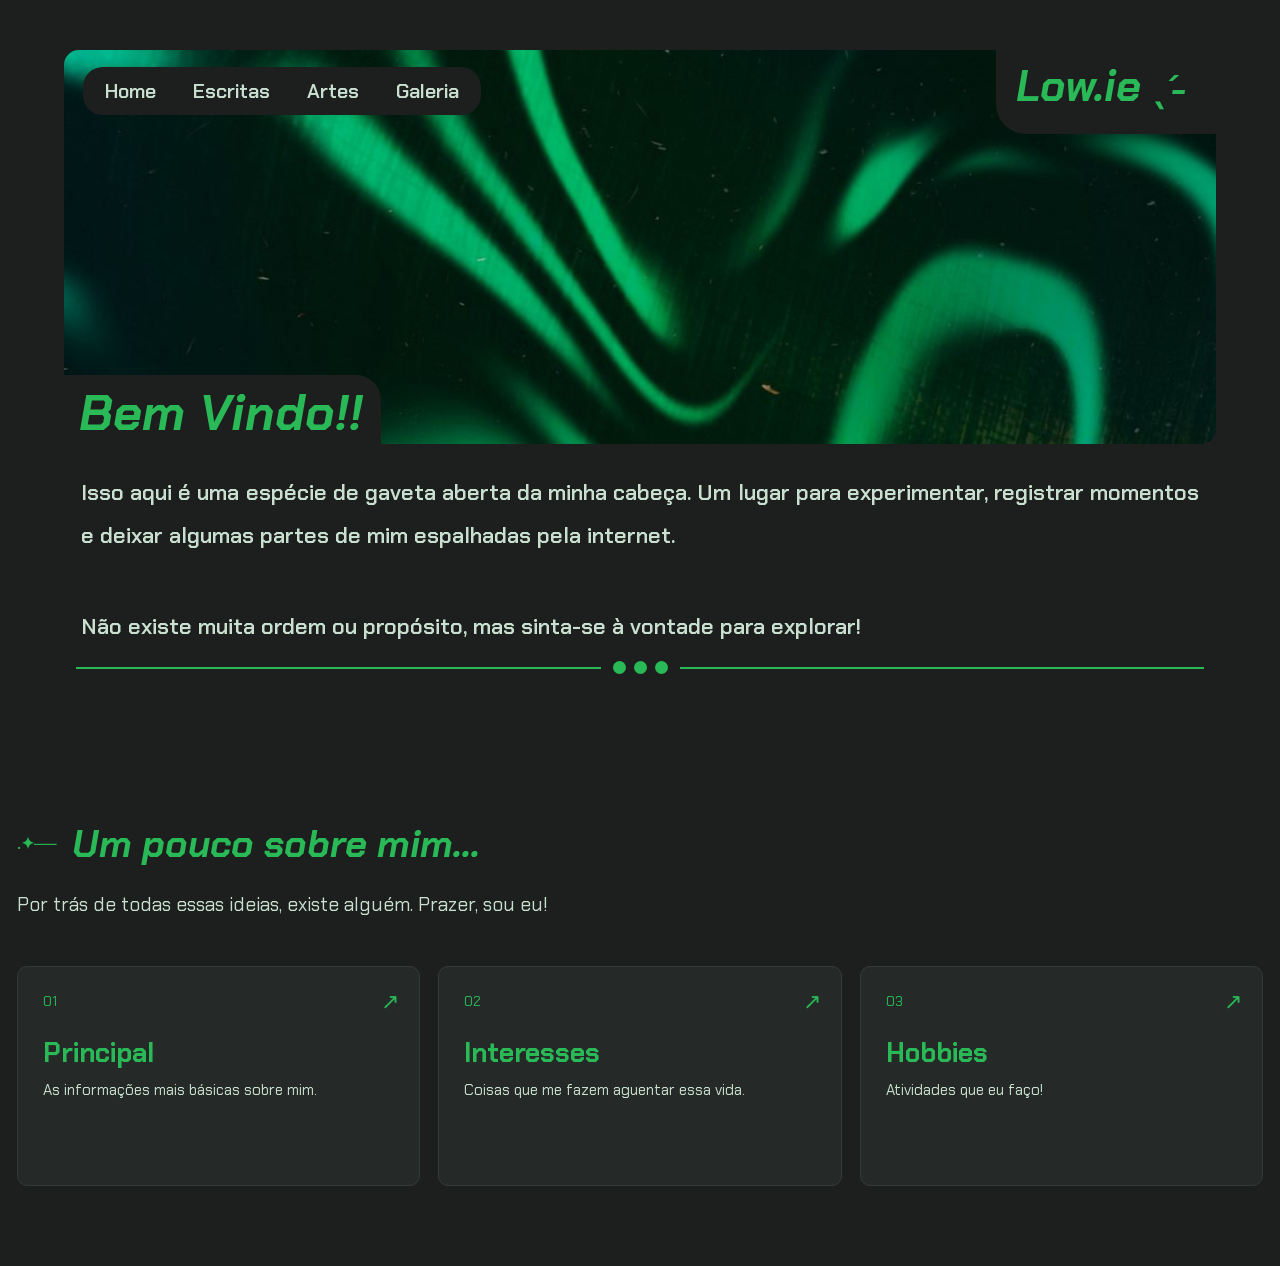
<file: index.html>
<!DOCTYPE html>
<html lang="pt-br">

<head>
    <meta charset="UTF-8">
    <meta name="viewport" content="width=device-width, initial-scale=1.0">

    <title>Low.ie - Meu Cantinho</title>

    <!-- Fonte -->
    <link rel="preconnect" href="https://fonts.googleapis.com">
    <link rel="preconnect" href="https://fonts.gstatic.com" crossorigin>
    <link href="https://fonts.googleapis.com/css2?family=Chakra+Petch:wght@400;500;600;700&display=swap" rel="stylesheet">

    <!-- CSS -->
    <link rel="stylesheet" href="css/main.css">
</head>

<body>

    <main class="container">

        <!-- Cabeçalho e Banner -->
        <header class="cabecalho">

            <div class="banner">

                <!-- Navegação -->
                <nav class="navegacao">
                    <a href="index.html" aria-current="page">Home</a>
                    <a href="public/escritas.html">Escritas</a>
                    <a href="public/artes.html">Artes</a>
                    <a href="public/galeria.html">Galeria</a>
                </nav>

                <!-- Identidade -->
                <div class="logo">
                    <span>Low.ie</span>
                    <span class="detalhe-logo">ˎˊ-</span>
                </div>

                <!-- Título -->
                <h1 class="titulo-banner">Bem Vindo!!</h1>

            </div>

        </header>

        <!-- Apresentação -->
        <section class="apresentacao">

            <p>
                Isso aqui é uma espécie de gaveta aberta da minha cabeça.
                Um lugar para experimentar, registrar momentos e deixar
                algumas partes de mim espalhadas pela internet.
            </p>

            <p class="convite">
                Não existe muita ordem ou propósito, mas sinta-se à
                vontade para explorar!
            </p>

        </section>

        <!-- Divisor decorativo -->
        <div class="divisor">

            <div class="linha"></div>

            <div class="pontos">
                <span></span>
                <span></span>
                <span></span>
            </div>

        </div>

    </main>

    <!-- Nova seção -->
    <section class="secao-conteudo revelar">

        <div class="secao-titulo">
            <span class="numero">.✦── </span>
            <h2>Um pouco sobre mim...</h2>
        </div>

        <p class="descricao-secao">
            Por trás de todas essas ideias, existe alguém. Prazer, sou eu!
        </p>

        <div class="conteudo-categorias">

            <button type="button" class="categoria" data-modal="modais/principal.html">
                <span>01</span>
                <h3>Principal</h3>
                <p>As informações mais básicas sobre mim.</p>
                <span class="seta">↗</span>
            </button>

            <button type="button" class="categoria" data-modal="modais/interesses.html">
                <span>02</span>
                <h3>Interesses</h3>
                <p>Coisas que me fazem aguentar essa vida. </p>
                <span class="seta">↗</span>
            </button>

            <button type="button" class="categoria" data-modal="modais/hobbies.html">
                <span>03</span>
                <h3>Hobbies</h3>
                <p>Atividades que eu faço!</p>
                <span class="seta">↗</span>
            </button>

        </div>

    </section>

    <dialog class="janela-categoria" id="janela-categoria" aria-labelledby="titulo-janela">
        <div class="janela-cabecalho">
            <h2 id="titulo-janela">Categoria</h2>
            <button type="button" class="fechar-janela" aria-label="Fechar janela">×</button>
        </div>
        <iframe class="janela-corpo" id="corpo-janela" title="Conteúdo da categoria" src="about:blank"></iframe>
    </dialog>

    <script type="module" src="js/main.js"></script>

</body>

</html>
</file>
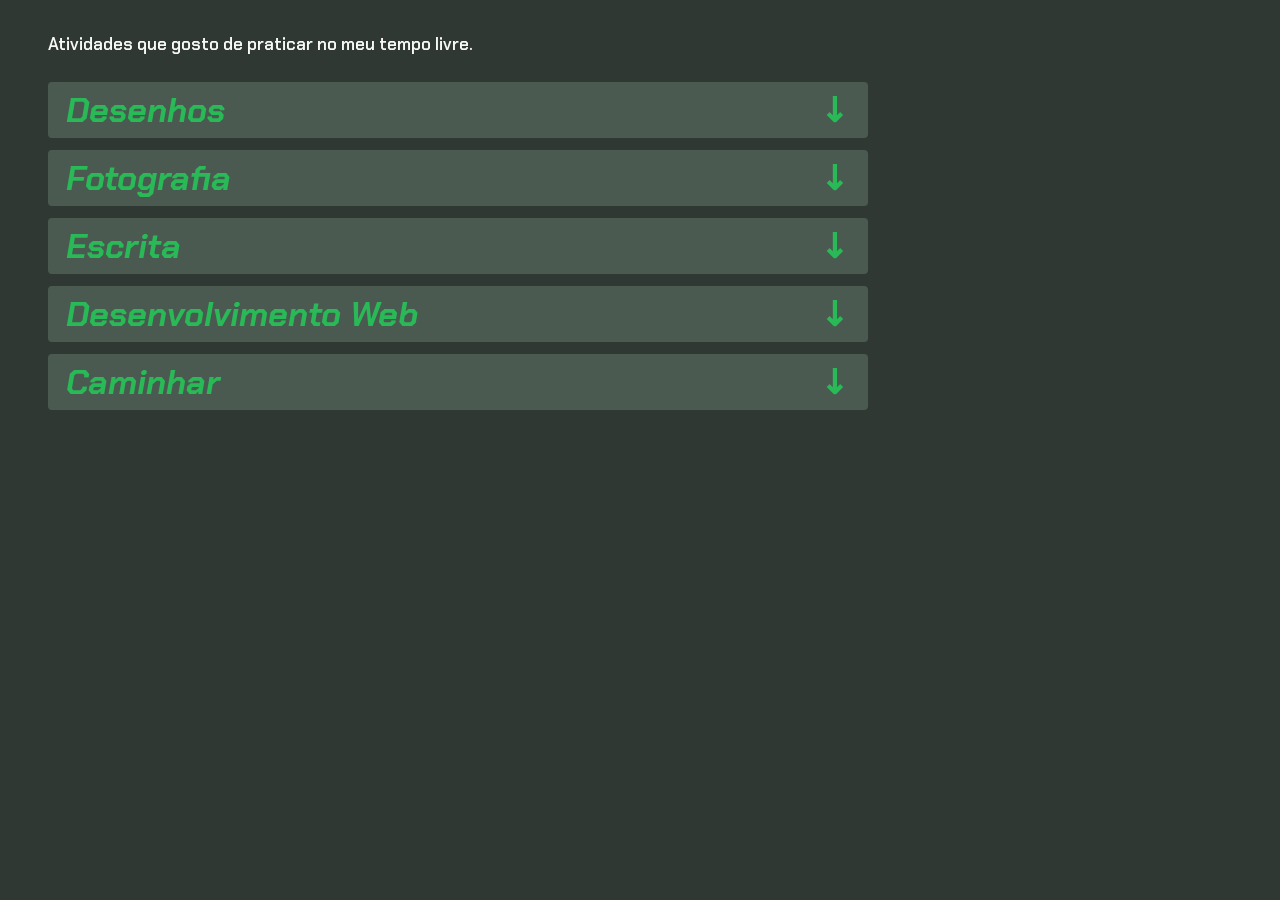
<file: modais/hobbies.html>
<!DOCTYPE html>
<html lang="pt-br">

<head>
    <meta charset="UTF-8">
    <meta name="viewport" content="width=device-width, initial-scale=1.0">
    <link href="https://fonts.googleapis.com/css2?family=Chakra+Petch:wght@400;500;600;700&display=swap" rel="stylesheet">
    <link rel="stylesheet" href="modal.css">
</head>

<body class="pagina-interesses">
    <main class="interesses">
        <p class="interesses-intro">Atividades que gosto de praticar no meu tempo livre.</p>

        <section class="lista-interesses" aria-label="Tópicos de interesse">
            <details class="topico-interesse" name="topicos-interesse">
                <summary>Desenhos</summary>
                <div class="topico-conteudo topico-conteudo-jogos">
                    <p>Acho que, junto com a escrita, é um dos meus principais hobbies! E pensar que tudo começou por conta do Gacha Life..... Mas é isso! Não me considero um grande desenhista e sei que ainda tenho muito a melhorar, mas acho que consigo me virar bem.</p>
                    <p>É uma atividade que me acompanha há bastante tempo e que gosto muito de explorar.</p>
                    <a class="hobby-link" href="../artes.html" target="_top">Ver desenhos ↗</a>
                </div>
            </details>

            <details class="topico-interesse" name="topicos-interesse">
                <summary>Fotografia</summary>
                <div class="topico-conteudo">
                    <p>Meu papel no Marketing da CyberRain #9611 acabou acentuando ainda mais esse interesse, mas sempre gostei de fotografar e registrar momentos. Como sou PÉSSIMO em guardar lembranças, ter imagens às quais posso recorrer acaba sendo uma forma especial de reviver certas experiências.</p>
                    <p>Além disso, é algo em que genuinamente me considero bom KKKKKK. Já fiz alguns trabalhos como fotógrafo, algumas festas inclusas!</p>
                    <a class="hobby-link" href="../galeria.html" target="_top">Ver fotografias ↗</a>
                </div>
            </details>

            <details class="topico-interesse" name="topicos-interesse">
                <summary>Escrita</summary>
                <div class="topico-conteudo">
                    <p>Assim como o desenho e a fotografia, gosto tanto de escrever que reservei um cantinho inteiro do site só para isso! É um hobby que carrego desde criança, quando já tinha meus cadernos cheios das mais diversas anotações.</p>
                    <p>Apesar de boa parte das minhas escritas ter um tom meio deprê, continuo adorando colocar ideias no papel. As publicadas aqui, no entanto, são um pouquinho mais estruturadas (eu acho KKKKKK).</p>
                    <a class="hobby-link" href="../escritas.html" target="_top">Ler escritas ↗</a>
                </div>
            </details>

            <details class="topico-interesse" name="topicos-interesse">
                <summary>Desenvolvimento Web</summary>
                <div class="topico-conteudo">
                    <p>Bom...... o próprio site não é uma prova disso? KKKKKK. Gosto bastante de experimentar com HTML, CSS e programação no geral.</p>
                    <p>Tenho alguns projetinhos pessoais que desenvolvo por diversão, principalmente quando surge alguma ideia que quero muito tirar do papel.</p>
                </div>
            </details>

            <details class="topico-interesse" name="topicos-interesse">
                <summary>Caminhar</summary>
                <div class="topico-conteudo">
                    <p>Simplesmente sair andando por aí sem rumo nenhum e descobrir onde vou parar. Gosto de explorar lugares, observar o movimento e deixar que o caminho decida um pouco por mim.</p>
                    <p>Às vezes, se perder também faz parte do passeio.</p>
                </div>
            </details>


        </section>
    </main>
</body>

</html>
</file>
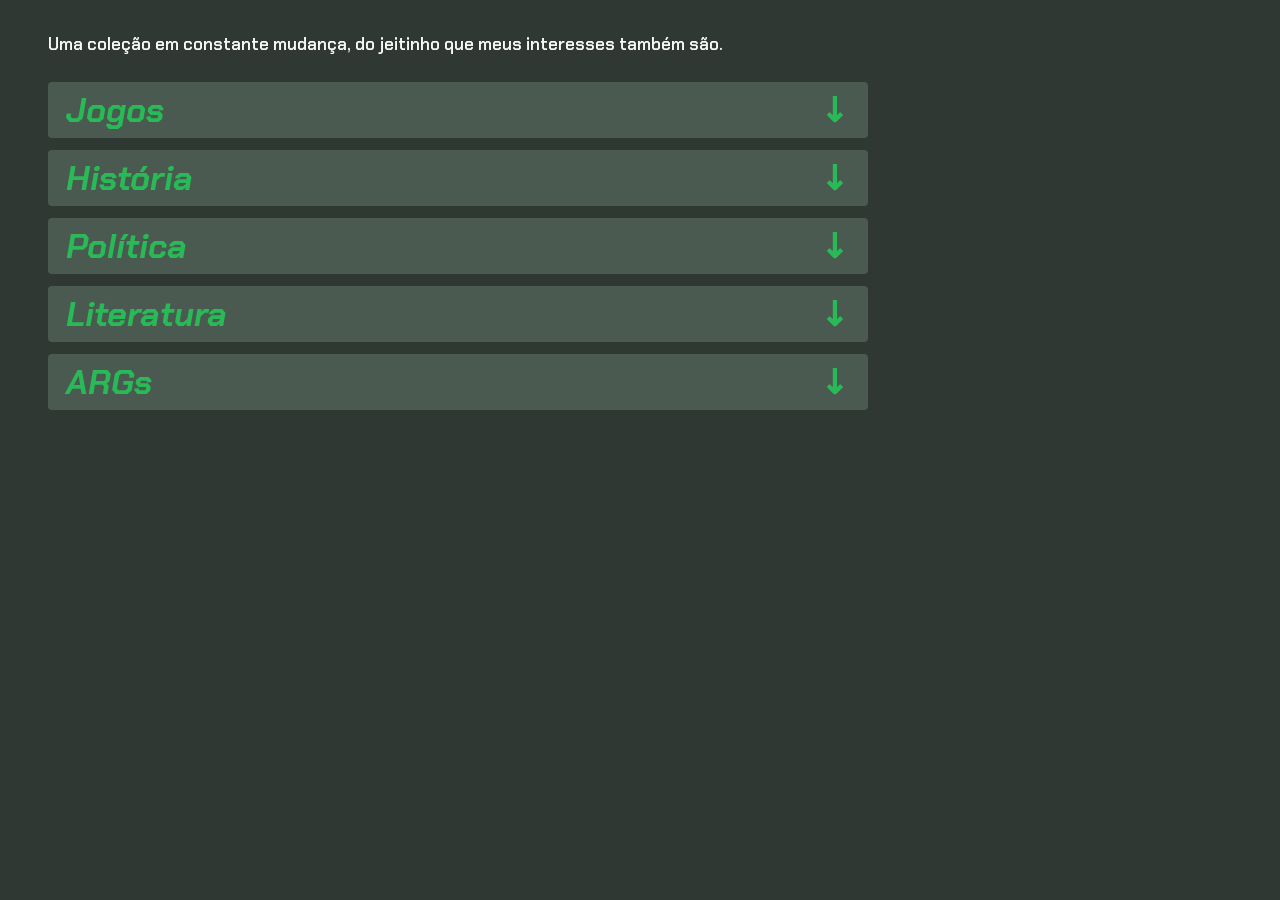
<file: modais/interesses.html>
<!DOCTYPE html>
<html lang="pt-br">

<head>
    <meta charset="UTF-8">
    <meta name="viewport" content="width=device-width, initial-scale=1.0">
    <link href="https://fonts.googleapis.com/css2?family=Chakra+Petch:wght@400;500;600;700&display=swap" rel="stylesheet">
    <link rel="stylesheet" href="modal.css">
</head>

<body class="pagina-interesses">
    <main class="interesses">
        <p class="interesses-intro">Uma coleção em constante mudança, do jeitinho que meus interesses também são.</p>

        <section class="lista-interesses" aria-label="Tópicos de interesse">
            <details class="topico-interesse" name="topicos-interesse">
                <summary>Jogos</summary>
                <div class="topico-conteudo topico-conteudo-jogos">
                    <p>Não jogo com tanta frequência, mas adoro jogos com estética PSX, Souls-like e FPS. Tenho um carinho especial pelos indies e suas propostas</p>
                    <p>O interesse aqui é mais pelo processo de criação dos jogos: suas dinâmicas, game designs e narrativas! </p>

                    <h2 class="jogos-titulo">Queridinhos do momento</h2>
                    <div class="lista-jogos" aria-label="Jogos em destaque">
                        <figure class="jogo-card" tabindex="0" aria-label="ULTRAKILL">
                            <img class="jogo-imagem" src="../assets/img/ultrakill.jpe" alt="Capa de ULTRAKILL">
                            <figcaption class="jogo-nome">ULTRAKILL</figcaption>
                        </figure>
                        <figure class="jogo-card" tabindex="0" aria-label="Deltarune">
                            <img class="jogo-imagem" src="../assets/img/deltarune.jpe" alt="Capa de Deltarune">
                            <figcaption class="jogo-nome">Deltarune</figcaption>
                        </figure>
                        <figure class="jogo-card" tabindex="0" aria-label="Red Dead Redemption 2">
                            <img class="jogo-imagem" src="../assets/img/RedDeadRedemption2.jpe" alt="Capa de Red Dead Redemption 2">
                            <figcaption class="jogo-nome">Red Dead Redemption 2</figcaption>
                        </figure>
                        <figure class="jogo-card" tabindex="0" aria-label="Enigma do medo">
                            <img class="jogo-imagem" src="../assets/img/enigmadoM.jpe" alt="Capa de Enigma do medo">
                            <figcaption class="jogo-nome">Enigma do medo</figcaption>
                        </figure>
                    </div>
                </div>
            </details>

            <details class="topico-interesse" name="topicos-interesse">
                <summary>História</summary>
                <div class="topico-conteudo">
                    <p>Sempre fui fascinado pela história e pelas diferentes formas como o mundo foi moldado ao longo do tempo. Gosto especialmente da parte de preservar os registros que nos permitem compreender o passado.</p>
                    <p>É também dessa paixão que nasceu minha vontade de seguir carreira na área.</p>

                    <h2 class="jogos-titulo">Acontecimentos favoritos</h2>
                    <div class="lista-jogos" aria-label="Acontecimentos históricos favoritos">
                        <figure class="jogo-card" tabindex="0" aria-label="Revolução Russa">
                            <img class="jogo-imagem" src="../assets/img/revRussa.jpe" alt="Imagem sobre a Revolução Russa">
                            <figcaption class="jogo-nome">Revolução Russa</figcaption>
                        </figure>
                        <figure class="jogo-card" tabindex="0" aria-label="Ditadura Militar de 1964">
                            <img class="jogo-imagem" src="../assets/img/ditadura militar (1964).jpe" alt="Imagem sobre a Ditadura Militar de 1964">
                            <figcaption class="jogo-nome">Ditadura Militar (64)</figcaption>
                        </figure>
                        <figure class="jogo-card" tabindex="0" aria-label="Era Vargas">
                            <img class="jogo-imagem" src="../assets/img/vargas.jpe" alt="Imagem sobre a Era Vargas">
                            <figcaption class="jogo-nome">Era Vargas</figcaption>
                        </figure>
                        <figure class="jogo-card" tabindex="0" aria-label="Grécia Antiga">
                            <img class="jogo-imagem" src="../assets/img/grécia.jpe" alt="Imagem sobre a Grécia Antiga">
                            <figcaption class="jogo-nome">Grécia Antiga</figcaption>
                        </figure>
                    </div>

                </div>
            </details>

            <details class="topico-interesse" name="topicos-interesse">
                <summary>Política</summary>
                <div class="topico-conteudo">
                    <p>Acho que minha paixão por história acabou se enrolando com a política KKKKKK. Mas meu interesse vem de muito antes: comecei a pesquisar sobre o assunto aos 13 anos e, desde então, nunca mais parei.</p>
                    <p>Hoje me considero comunista e dedico bastante tempo ao estudo dessas ideias.</p>
                </div>
            </details>

            <details class="topico-interesse" name="topicos-interesse">
                <summary>Literatura</summary>
                <div class="topico-conteudo">
                    <p>Apesar de ler bastante, minhas leituras nem sempre acontecem nas páginas de um livro físico... digamos que tenho algumas outras formas de leitura KKKKKK.</p>
                    <p>Ainda assim, tenho um carinho especial por histórias de terror, dramas e romances; especialmente quando envolvem a comunidade LGBT!</p>

                    <h2 class="jogos-titulo">Leituras favoritas</h2>
                    <div class="lista-jogos" aria-label="Leituras favoritas">
                        <figure class="jogo-card" tabindex="0" aria-label="Heated Rivalry">
                            <img class="jogo-imagem" src="../assets/img/heatedrivalry.jpe" alt="Capa de Heated Rivalry">
                            <figcaption class="jogo-nome">Heated Rivalry</figcaption>
                        </figure>
                        <figure class="jogo-card" tabindex="0" aria-label="Grande Gatsby">
                            <img class="jogo-imagem" src="../assets/img/grandegatsby.jpe" alt="Capa de O Grande Gatsby">
                            <figcaption class="jogo-nome">Grande Gatsby</figcaption>
                        </figure>
                        <figure class="jogo-card" tabindex="0" aria-label="Duna">
                            <img class="jogo-imagem" src="../assets/img/Dune by Frank Herbert.jpe" alt="Capa de Duna, de Frank Herbert">
                            <figcaption class="jogo-nome">DUNA</figcaption>
                        </figure>
                        <figure class="jogo-card" tabindex="0" aria-label="Fanfic do Archive of Our Own">
                            <img class="jogo-imagem jogo-imagem-ao3" src="../assets/img/AO3.jpe" alt="Imagem representando fanfics do Archive of Our Own">
                            <figcaption class="jogo-nome">Qualquer fanfic do Ao3</figcaption>
                        </figure>
                    </div>

                </div>
            </details>

            <details class="topico-interesse" name="topicos-interesse">
                <summary>ARGs</summary>
                <div class="topico-conteudo">
                    <p>Sou simplesmente FASCINADO por ARGs! Adoro acompanhar enigmas, conectar pistas e me envolver nas narrativas mais inesperadas.</p>
                    <p>Acho incrível como diferentes histórias conseguem transformar a própria investigação em parte da diversão.</p>

                    <h2 class="jogos-titulo">Narrativas favoritas</h2>
                    <div class="lista-jogos" aria-label="Narrativas ARG favoritas">
                        <figure class="jogo-card" tabindex="0" aria-label="Searching For A World That Doesn’t Exist">
                            <img class="jogo-imagem jogo-imagem-arg" src="../assets/img/searching the world that doesn't exist.jpe" alt="Imagem de Searching For A World That Doesn’t Exist">
                            <figcaption class="jogo-nome">Searching For A World That Doesn’t Exist</figcaption>
                        </figure>
                        <figure class="jogo-card" tabindex="0" aria-label="The Walten Files">
                            <img class="jogo-imagem jogo-imagem-arg" src="../assets/img/WaltenFiles.jpe" alt="Imagem de The Walten Files">
                            <figcaption class="jogo-nome">The Walten Files</figcaption>
                        </figure>
                        <figure class="jogo-card" tabindex="0" aria-label="The Search For The Leviathan">
                            <img class="jogo-imagem jogo-imagem-arg" src="../assets/img/Leviathan.jpe" alt="Imagem de The Search For The Leviathan">
                            <figcaption class="jogo-nome">The Search For The Leviathan</figcaption>
                        </figure>
                        <figure class="jogo-card" tabindex="0" aria-label="Cicada 3301">
                            <img class="jogo-imagem jogo-imagem-arg" src="../assets/img/cicada3301.jpe" alt="Imagem de Cicada 3301">
                            <figcaption class="jogo-nome">Cicada 3301</figcaption>
                        </figure>
                    </div>

                </div>
            </details>


        </section>
    </main>
</body>
</html>
</file>
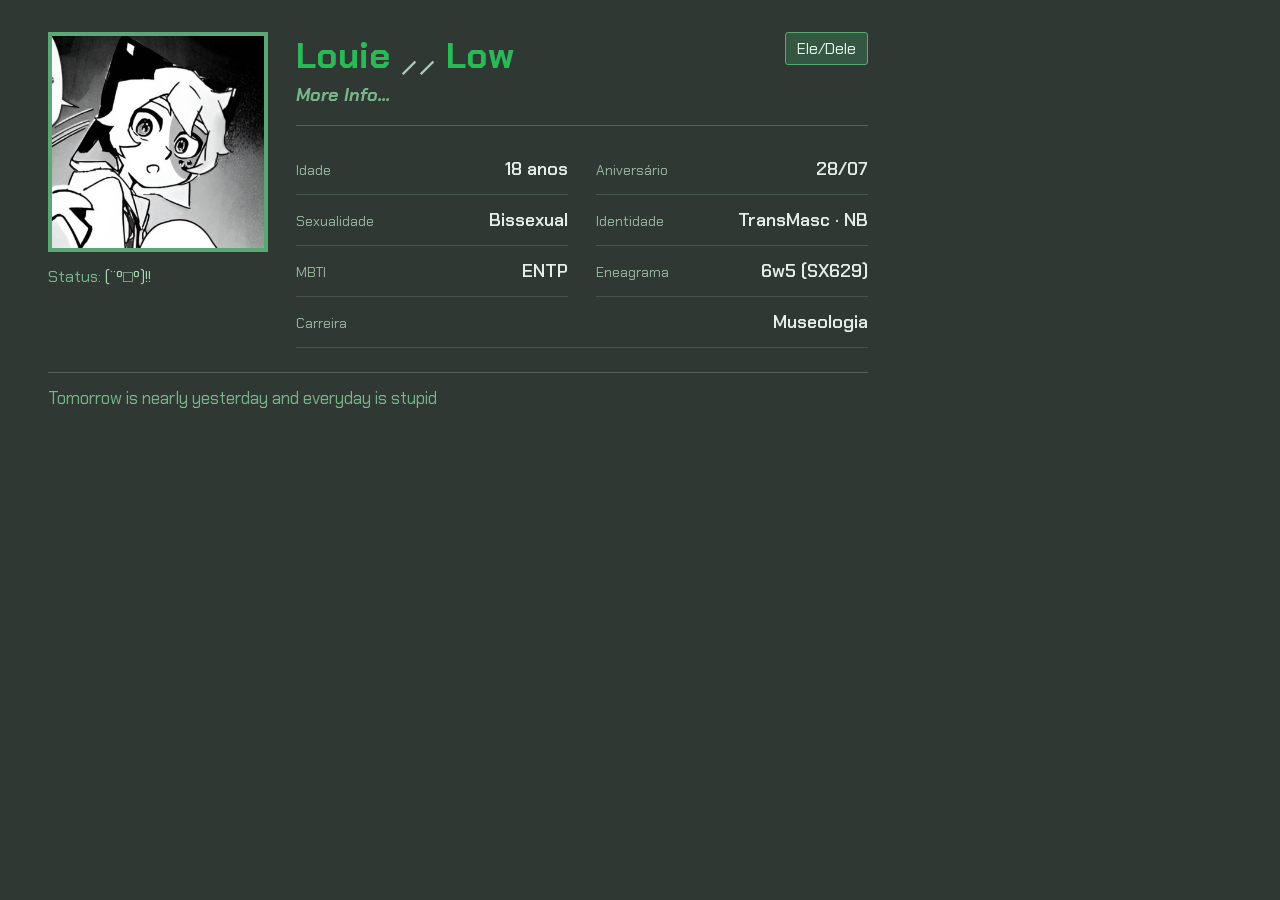
<file: modais/principal.html>
<!DOCTYPE html>
<html lang="pt-br">

<head>
    <meta charset="UTF-8">
    <meta name="viewport" content="width=device-width, initial-scale=1.0">
    <link href="https://fonts.googleapis.com/css2?family=Chakra+Petch:wght@400;500;600;700&display=swap" rel="stylesheet">
    <link rel="stylesheet" href="modal.css">
</head>

<body>
    <main>
        <section class="perfil-layout">
            <div class="perfil-coluna-foto">
                <img class="perfil-imagem" src="../assets/img/perfil.jpe" alt="Imagem de perfil do Louie">
                <p class="perfil-status"><span>Status:</span> (¨º□º)!!</p>
            </div>

            <div class="perfil-conteudo">
                <header class="perfil-cabecalho">
                    <div>
                        <h1>Louie <span>⸝⸝</span> Low</h1>
                        <p class="perfil-subtitulo">More Info...</p>
                    </div>
                    <span class="perfil-pronomes">Ele/Dele</span>
                </header>

                <section class="perfil-dados" aria-label="Informações pessoais">
                    <div class="perfil-dado">
                        <span>Idade</span>
                        <strong>18 anos</strong>
                    </div>
                    <div class="perfil-dado">
                        <span>Aniversário</span>
                        <strong>28/07</strong>
                    </div>
                    <div class="perfil-dado">
                        <span>Sexualidade</span>
                        <strong>Bissexual</strong>
                    </div>
                    <div class="perfil-dado">
                        <span>Identidade</span>
                        <strong>TransMasc · NB</strong>
                    </div>
                    <div class="perfil-dado">
                        <span>MBTI</span>
                        <strong>ENTP</strong>
                    </div>
                    <div class="perfil-dado">
                        <span>Eneagrama</span>
                        <strong>6w5 (SX629)</strong>
                    </div>
                    <div class="perfil-dado perfil-dado-largo">
                        <span>Carreira</span>
                        <strong>Museologia</strong>
                    </div>
                </section>
            </div>
        </section>

        <footer class="perfil-rodape">
            <blockquote>Tomorrow is nearly yesterday and everyday is stupid</blockquote>
        </footer>
    </main>
</body>

</html>
</file>
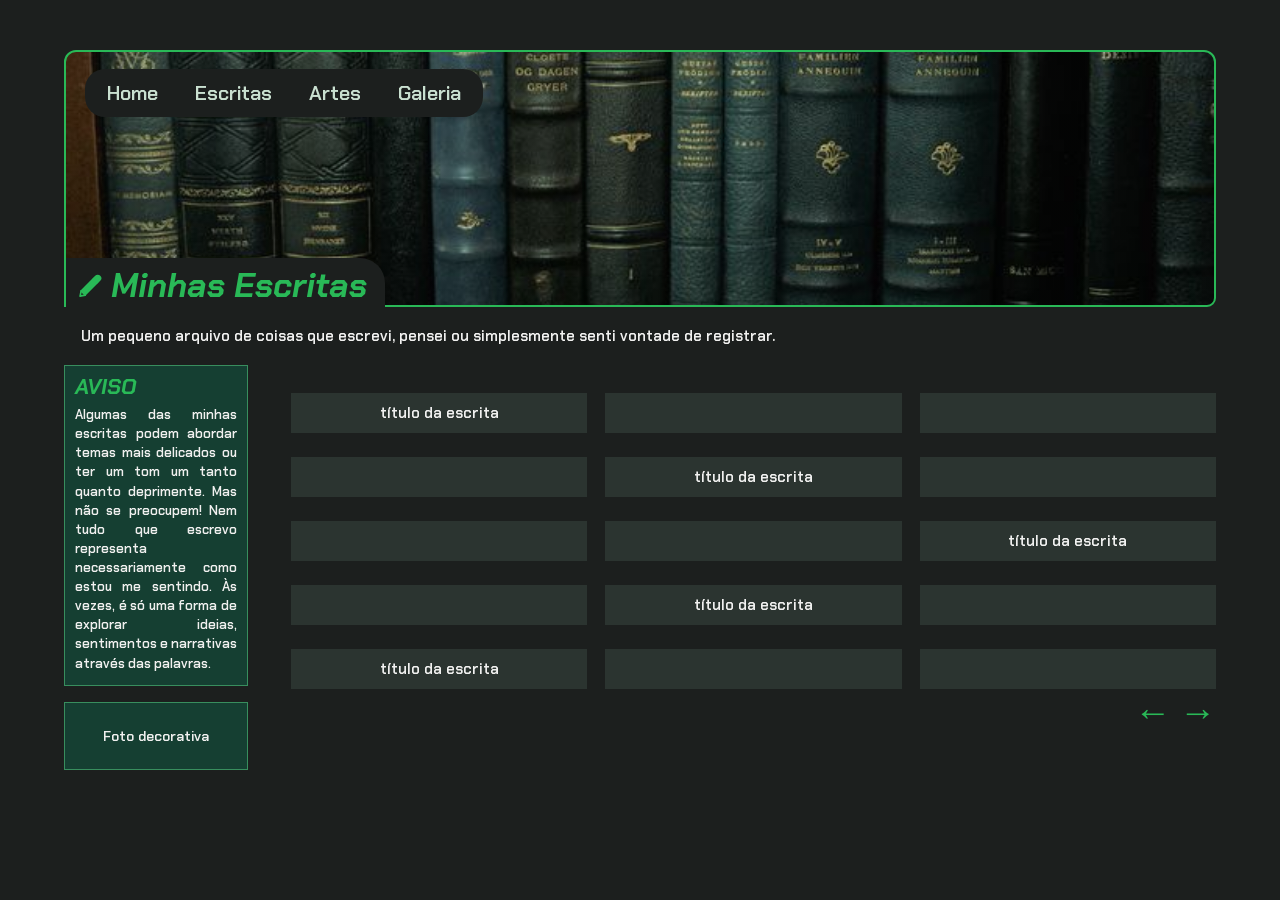
<file: public/escritas.html>
<!DOCTYPE html>
<html lang="pt-br">

<head>
    <meta charset="UTF-8">
    <meta name="viewport" content="width=device-width, initial-scale=1.0">

    <title>Low.ie - Minhas Escritas</title>

    <link rel="preconnect" href="https://fonts.googleapis.com">
    <link rel="preconnect" href="https://fonts.gstatic.com" crossorigin>
    <link href="https://fonts.googleapis.com/css2?family=Chakra+Petch:wght@400;500;600;700&display=swap" rel="stylesheet">
    <link rel="stylesheet" href="../css/main.css">
    <link rel="stylesheet" href="../css/escritas.css">
</head>

<body>
    <main class="container">
        <header class="cabecalho">
            <div class="banner">
                <nav class="navegacao" aria-label="Navegação principal">
                    <a href="../index.html">Home</a>
                    <a href="escritas.html" aria-current="page">Escritas</a>
                    <a href="artes.html">Artes</a>
                    <a href="galeria.html">Galeria</a>
                </nav>

                <h1 class="titulo-banner">
                    <svg aria-hidden="true" viewBox="0 0 24 24">
                        <path d="m3 17.25 3.75 3.75L20.81 6.94a2.65 2.65 0 0 0-3.75-3.75L3 17.25Z"></path>
                        <path d="m14.94 5.31 3.75 3.75M3 17.25l-1 5 5-1"></path>
                    </svg>
                    <span>Minhas Escritas</span>
                </h1>
            </div>
        </header>

        <p class="apresentacao-escritas">
            Um pequeno arquivo de coisas que escrevi, pensei ou simplesmente senti vontade de registrar.
        </p>

        <section class="escritas-layout" aria-label="Arquivo de escritas">
            <aside class="painel-lateral">
                <section class="aviso" aria-labelledby="titulo-aviso">
                    <h2 id="titulo-aviso">AVISO</h2>
                    <p>
                        Algumas das minhas escritas podem abordar temas mais delicados ou ter um tom um tanto quanto deprimente.
                        Mas não se preocupem! Nem tudo que escrevo representa necessariamente como estou me sentindo.
                        Às vezes, é só uma forma de explorar ideias, sentimentos e narrativas através das palavras.
                    </p>
                </section>

                <div class="foto-decorativa" aria-label="Foto decorativa">
                    <span>Foto decorativa</span>
                </div>
            </aside>

            <div class="arquivo-escritas">
                <section class="grade-escritas" aria-label="Escritas">
                    <div class="cartao-escrita">título da escrita</div>
                    <div class="cartao-escrita" aria-hidden="true"></div>
                    <div class="cartao-escrita" aria-hidden="true"></div>
                    <div class="cartao-escrita" aria-hidden="true"></div>
                    <div class="cartao-escrita">título da escrita</div>
                    <div class="cartao-escrita" aria-hidden="true"></div>
                    <div class="cartao-escrita" aria-hidden="true"></div>
                    <div class="cartao-escrita" aria-hidden="true"></div>
                    <div class="cartao-escrita">título da escrita</div>
                    <div class="cartao-escrita" aria-hidden="true"></div>
                    <div class="cartao-escrita">título da escrita</div>
                    <div class="cartao-escrita" aria-hidden="true"></div>
                    <div class="cartao-escrita">título da escrita</div>
                    <div class="cartao-escrita" aria-hidden="true"></div>
                    <div class="cartao-escrita" aria-hidden="true"></div>
                </section>

                <div class="paginacao" aria-hidden="true">
                    <span>←</span>
                    <span>→</span>
                </div>
            </div>
        </section>
    </main>

    <script src="../js/navigation-indicator.js"></script>
</body>

</html>
</file>
<file: css/main.css>
@import url("./base.css");
@import url("./home.css");
@import url("./category-modal.css");
@import url("./reveal.css");
</file>
<file: modais/modal.css>
* {
    box-sizing: border-box;
}

html {
    background: #303833;
}

body {
    min-height: 100vh;
    margin: 0;
    padding: 32px clamp(22px, 5vw, 48px);
    background: #303833;
    color: #f7f8f6;
    font-family: 'Chakra Petch', sans-serif;
}

body.pagina-interesses {
    min-height: 0;
}

main {
    max-width: 820px;
}

h1 {
    margin: 0;
    color: #29b957;
    font-size: clamp(25px, 5vw, 36px);
    font-weight: 700;
}

.perfil-layout {
    display: grid;
    grid-template-columns: minmax(160px, 220px) minmax(0, 1fr);
    align-items: start;
    gap: 28px;
}

.perfil-coluna-foto {
    display: flex;
    flex-direction: column;
    gap: 14px;
}

.perfil-imagem {
    display: block;
    width: 100%;
    aspect-ratio: 1;
    border: 4px solid #5ba876;
    object-fit: cover;
    object-position: center;
}

.perfil-conteudo {
    min-width: 0;
}

.perfil-cabecalho {
    display: flex;
    align-items: flex-start;
    justify-content: space-between;
    gap: 16px;
    margin-bottom: 18px;
    padding-bottom: 18px;
    border-bottom: 1px solid #53635a;
}

.perfil-cabecalho h1 span {
    color: #a9cdb4;
    font-weight: 400;
}

.perfil-subtitulo {
    margin: 4px 0 0;
    color: #79b58a;
    font-size: 18px;
    font-style: italic;
    font-weight: 700;
}

.perfil-pronomes {
    flex: 0 0 auto;
    padding: 5px 11px;
    border: 1px solid #5ba876;
    border-radius: 3px;
    background: #355641;
    color: #e4f2e7;
    font-size: 16px;
}

.perfil-dados {
    display: grid;
    grid-template-columns: repeat(2, minmax(0, 1fr));
    gap: 0 28px;
}

.perfil-dado {
    display: flex;
    align-items: baseline;
    justify-content: space-between;
    gap: 14px;
    padding: 13px 0;
    border-bottom: 1px solid #46554b;
}

.perfil-dado span {
    color: #9ab7a1;
    font-size: 14px;
}

.perfil-dado strong {
    color: #e4eee6;
    font-size: 18px;
    font-weight: 600;
    text-align: right;
}

.perfil-dado-largo {
    grid-column: 1 / -1;
}

.perfil-rodape {
    margin-top: 24px;
}

.perfil-status {
    margin: 0;
    color: #a9d8b5;
    font-size: 16px;
}

.perfil-status span {
    color: #79b58a;
}

blockquote {
    margin: 0;
    padding: 12px 0 0;
    border-top: 1px solid #53635a;
    color: #79b58a;
    font-size: 17px;
    line-height: 1.6;
}

.interesses h1 {
    margin-bottom: 12px;
    color: #f7f8f6;
    font-size: clamp(20px, 3.5vw, 27px);
}

.interesses-intro {
    margin: 0 0 24px;
    font-size: 17px;
    font-weight: 600;
    line-height: 1.5;
}

.lista-interesses {
    display: grid;
    gap: 12px;
}

.topico-interesse {
    overflow: hidden;
    border-radius: 4px;
    background: #4a5a51;
}

.topico-interesse summary {
    display: flex;
    align-items: center;
    justify-content: space-between;
    min-height: 52px;
    padding: 6px 18px;
    color: #29b957;
    font-size: clamp(23px, 4vw, 34px);
    font-style: italic;
    font-weight: 700;
    cursor: pointer;
    list-style: none;
}

.topico-interesse summary::-webkit-details-marker {
    display: none;
}

.topico-interesse summary::after {
    content: "↗";
    font-size: 34px;
    font-style: normal;
    line-height: 1;
    transform: rotate(135deg);
    transition: transform 180ms ease;
}

.topico-interesse[open] summary::after {
    transform: rotate(315deg);
}

.topico-interesse summary:focus-visible {
    outline: 2px solid #8ce2a5;
    outline-offset: -4px;
}

.topico-conteudo {
    max-height: none;
    overflow: visible;
    padding: 12px 18px 16px;
    background: #1e2421;
    color: #f7f8f6;
}

.topico-conteudo p {
    margin: 0 0 12px;
    line-height: 1.6;
}

.topico-conteudo p:last-child {
    margin-bottom: 0;
}

.hobby-link {
    display: inline-flex;
    align-items: center;
    margin-top: 16px;
    padding: 8px 16px;
    border: 1px solid #29b957;
    border-radius: 20px;
    background: #303833;
    color: #a9d8b5;
    font-size: 16px;
    font-weight: 600;
    text-decoration: none;
    transition: background-color 180ms ease, color 180ms ease;
}

.hobby-link:hover,
.hobby-link:focus-visible {
    background: #29b957;
    color: #1e2421;
}

.hobby-link:focus-visible {
    outline: 2px solid #8ce2a5;
    outline-offset: 3px;
}

.jogos-titulo {
    margin: 24px 0 14px;
    color: #29b957;
    font-size: clamp(22px, 3.5vw, 32px);
    font-style: italic;
    line-height: 1.2;
}

.lista-jogos {
    display: grid;
    grid-template-columns: repeat(4, minmax(0, 1fr));
    gap: 18px;
}

.jogo-card {
    position: relative;
    aspect-ratio: 0.76;
    min-width: 0;
    margin: 0;
    overflow: hidden;
    border-radius: 22px;
    background: #245c39;
    isolation: isolate;
    outline: none;
}

.jogo-card:focus-visible {
    outline: 3px solid #8ce2a5;
    outline-offset: 3px;
}

.jogo-imagem {
    display: block;
    width: 100%;
    height: 100%;
    object-fit: cover;
    object-position: center;
}

.jogo-imagem-ao3 {
    object-position: center top;
}

.jogo-imagem-arg {
    object-position: center top;
}

.jogo-arte {
    position: absolute;
    z-index: -1;
    inset: 0;
    overflow: hidden;
}

.jogo-arte::before,
.jogo-arte::after {
    position: absolute;
    content: "";
}

.jogo-arte-aventura {
    background: linear-gradient(155deg, #f3b77b 0%, #d86f5b 43%, #473b69 100%);
}

.jogo-arte-aventura::before {
    top: 16%;
    left: 23%;
    width: 54%;
    aspect-ratio: 1;
    border-radius: 50%;
    background: #ffe3a3;
    box-shadow: 0 0 35px rgb(255 227 163 / 55%);
}

.jogo-arte-aventura::after {
    right: -15%;
    bottom: -3%;
    left: -15%;
    height: 48%;
    background: #28334a;
    clip-path: polygon(0 100%, 28% 8%, 44% 64%, 65% 0, 100% 100%);
}

.jogo-arte-vazio {
    background: radial-gradient(ellipse at 50% 34%, #8771bd 0, #3e376f 40%, #191f3b 100%);
}

.jogo-arte-vazio::before {
    top: 17%;
    left: 27%;
    width: 46%;
    aspect-ratio: 1;
    border: 2px solid rgb(221 205 255 / 75%);
    border-radius: 50%;
    box-shadow: 0 0 0 12px rgb(221 205 255 / 12%), 0 0 0 25px rgb(221 205 255 / 8%);
}

.jogo-arte-vazio::after {
    right: -20%;
    bottom: -4%;
    left: -20%;
    height: 34%;
    background: #11182a;
    clip-path: polygon(0 35%, 35% 0, 56% 40%, 78% 12%, 100% 45%, 100% 100%, 0 100%);
}

.jogo-arte-jardim {
    background: linear-gradient(160deg, #c0d897 0%, #62a77b 45%, #315c65 100%);
}

.jogo-arte-jardim::before {
    top: 17%;
    left: 29%;
    width: 42%;
    aspect-ratio: 1;
    border-radius: 50% 50% 42% 10%;
    background: #f2d18a;
    transform: rotate(45deg);
    box-shadow: 0 0 28px rgb(242 209 138 / 45%);
}

.jogo-arte-jardim::after {
    right: -15%;
    bottom: -7%;
    left: -15%;
    height: 40%;
    border-radius: 50% 50% 0 0;
    background: #254c4b;
    box-shadow: 0 -18px 0 #3a775d;
}

.jogo-arte-checkpoint {
    background: linear-gradient(150deg, #efb16e 0%, #b65b55 43%, #424266 100%);
}

.jogo-arte-checkpoint::before {
    top: 17%;
    left: 34%;
    width: 32%;
    height: 48%;
    border: 3px solid rgb(255 235 193 / 86%);
    border-bottom: 0;
    border-radius: 50% 50% 0 0;
    box-shadow: 0 0 24px rgb(255 235 193 / 35%);
}

.jogo-arte-checkpoint::after {
    right: -10%;
    bottom: -2%;
    left: -10%;
    height: 30%;
    background: #34334e;
    clip-path: polygon(0 48%, 24% 20%, 39% 48%, 59% 0, 78% 45%, 100% 15%, 100% 100%, 0 100%);
}

.jogo-nome {
    position: absolute;
    right: 0;
    bottom: 0;
    left: 0;
    padding: 12px 10px;
    background: rgb(20 59 34 / 88%);
    color: #f7f8f6;
    font-size: clamp(13px, 1.6vw, 17px);
    font-weight: 600;
    line-height: 1.2;
    text-align: center;
    transform: translateY(101%);
    visibility: hidden;
    transition: transform 180ms ease, visibility 180ms ease;
}

.jogo-card:hover .jogo-nome,
.jogo-card:focus .jogo-nome {
    transform: translateY(0);
    visibility: visible;
}

@media (hover: none) {
    .jogo-nome {
        transform: translateY(0);
        visibility: visible;
    }
}

@media (max-width: 640px) {
    body {
        padding: 28px 22px;
    }

    .perfil-layout {
        grid-template-columns: 1fr;
        gap: 22px;
    }

    .perfil-imagem {
        width: min(220px, 70vw);
        margin: 0 auto;
    }

    .perfil-status {
        text-align: center;
    }

    .perfil-cabecalho {
        margin-bottom: 20px;
    }

    .perfil-pronomes {
        font-size: 14px;
    }

    .perfil-dados {
        grid-template-columns: 1fr;
    }

    .perfil-dado-largo {
        grid-column: auto;
    }

    .perfil-rodape {
        margin-top: 18px;
    }

    .lista-jogos {
        grid-template-columns: repeat(2, minmax(0, 1fr));
        gap: 14px;
    }
}

@media (prefers-reduced-motion: reduce) {
    .jogo-nome {
        transition: none;
    }
}
</file>
<file: css/escritas.css>
.banner {
    height: 257px;
    background-image:
        linear-gradient(90deg, rgb(15 22 19 / 20%), rgb(15 22 19 / 8%)),
        url("../assets/img/livros.jpe");
    background-position: center 48%;
    border: 2px solid var(--verde);
    border-radius: 12px 12px 9px 0;
}

.titulo-banner {
    display: flex;
    align-items: center;
    gap: 8px;
    bottom: -2px;
    z-index: 1;
    padding: 5px 18px 0 12px;
    font-size: 34px;
}

.titulo-banner svg {
    width: 25px;
    height: 25px;
    flex: 0 0 auto;
    fill: var(--verde);
    stroke: var(--verde);
    stroke-linecap: round;
    stroke-linejoin: round;
    stroke-width: 1.6;
}

.titulo-banner svg path + path {
    fill: none;
}

.apresentacao-escritas {
    margin: 18px 17px 17px;
    color: #f0f0ef;
    font-size: 15px;
    font-weight: 600;
    line-height: 1.5;
}

.escritas-layout {
    display: grid;
    grid-template-columns: 184px minmax(0, 1fr);
    align-items: start;
    gap: 43px;
}

.painel-lateral {
    display: grid;
    gap: 16px;
}

.aviso {
    padding: 7px 10px 12px;
    border: 1px solid #388e5e;
    background: #153f32;
    color: #f0f0ef;
}

.aviso h2 {
    margin-bottom: 4px;
    color: var(--verde);
    font-size: 22px;
    font-style: italic;
    line-height: 1.3;
}

.aviso p {
    font-size: 13px;
    font-weight: 600;
    line-height: 1.47;
    text-align: justify;
}

.foto-decorativa {
    display: grid;
    min-height: 68px;
    place-items: center;
    border: 1px solid #388e5e;
    background: #153f32;
    color: #f0f0ef;
    font-size: 14px;
    font-weight: 600;
}

.arquivo-escritas {
    min-width: 0;
    padding-top: 28px;
}

.grade-escritas {
    display: grid;
    grid-template-columns: repeat(3, minmax(0, 1fr));
    gap: 24px 18px;
}

.cartao-escrita {
    display: grid;
    min-height: 40px;
    place-items: center;
    background: #2b3430;
    color: #f0f0ef;
    font-size: 15px;
    font-weight: 600;
    text-align: center;
}

.paginacao {
    display: flex;
    justify-content: flex-end;
    gap: 8px;
    margin-top: 5px;
    color: var(--verde);
    font-family: Arial, sans-serif;
    font-size: 37px;
    font-weight: 300;
    line-height: 1;
}

@media (max-width: 768px) {
    .banner {
        height: 230px;
    }

    .titulo-banner {
        font-size: 30px;
    }

    .escritas-layout {
        grid-template-columns: minmax(0, 1fr);
        gap: 18px;
    }

    .painel-lateral {
        grid-template-columns: minmax(0, 1fr) minmax(140px, 0.7fr);
        align-items: stretch;
    }

    .arquivo-escritas {
        padding-top: 0;
    }
}

@media (max-width: 480px) {
    .banner {
        height: 205px;
    }

    .titulo-banner {
        gap: 5px;
        font-size: 25px;
    }

    .titulo-banner svg {
        width: 21px;
        height: 21px;
    }

    .apresentacao-escritas {
        margin: 16px 10px;
        font-size: 14px;
    }

    .painel-lateral {
        grid-template-columns: 1fr;
    }

    .foto-decorativa {
        min-height: 55px;
    }

    .grade-escritas {
        grid-template-columns: repeat(2, minmax(0, 1fr));
        gap: 14px 12px;
    }
}
</file>
